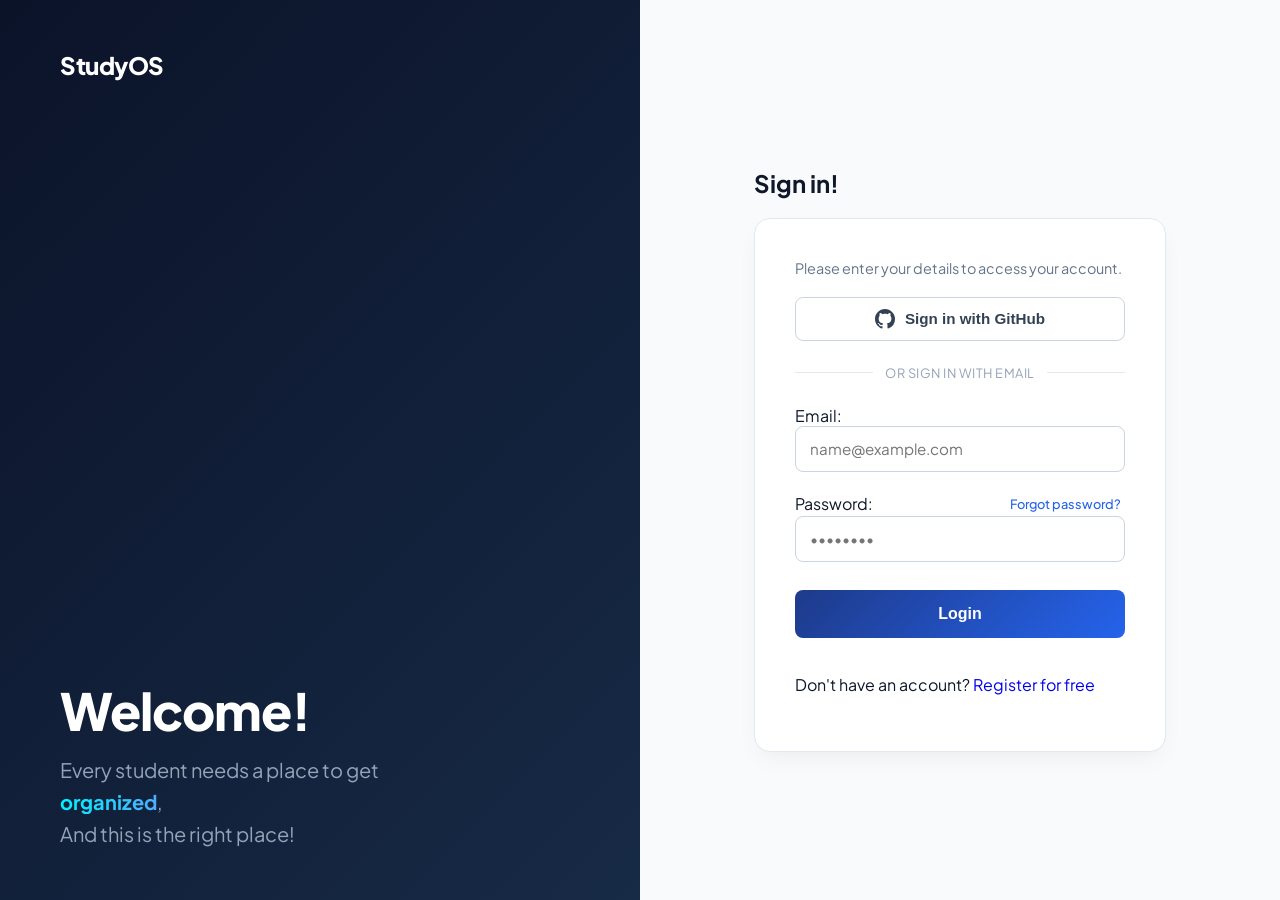
<file: front-end/pages/index.html>
<!DOCTYPE html>
<html lang="pt-BR">
<head>
    <meta charset="UTF-8">
    <meta name="viewport" content="width=device-width, initial-scale=1.0">
    <title>StudyOS</title>
    <link rel="stylesheet" href="../styles/index.css">
    <script src="../js/index.js" defer></script>
    <link href="https://fonts.googleapis.com/css2?family=Poppins:wght@400;500;600;700&display=swap" rel="stylesheet">
    <link rel="preconnect" href="https://fonts.googleapis.com">
    <link rel="preconnect" href="https://fonts.gstatic.com" crossorigin>
    <link href="https://fonts.googleapis.com/css2?family=Plus+Jakarta+Sans:wght@400;600;700;800&display=swap" rel="stylesheet">
</head>
<body>
    <main>
        <div class="esquerda">
            <div class="secao-esquerda">
                
                <div class="logo">
                    <span class="icon-logo">StudyOS</span>
                </div>
                
                <div class="message-principal">
                    <h1>Welcome!</h1>
                    <p>
                        Every student needs a place to get
                        <br><span>organized</span>,
                        <br>And this is the right place!
                    </p>
                </div>

            </div>
        </div>
        
        <div class="direita">
            <div class="secao-direita">
                <h2>Sign in!</h2>
                <form class="form" id="formLogin" novalidate>
                    <div class="form-header">
                        <p>Please enter your details to access your account.</p>
                    </div>

                    <button type="button" class="btn-github">
                        <svg width="20" height="20" viewBox="0 0 24 24" fill="currentColor">
                            <path d="M12 0C5.37 0 0 5.37 0 12c0 5.31 3.435 9.795 8.205 11.385.6.105.825-.255.825-.57 0-.285-.015-1.23-.015-2.235-3.015.555-3.795-.735-4.035-1.41-.135-.345-.72-1.41-1.23-1.695-.42-.225-1.02-.78-.015-.795.945-.015 1.62.87 1.845 1.23 1.08 1.815 2.805 1.305 3.495.99.105-.78.42-1.305.765-1.605-2.67-.3-5.46-1.335-5.46-5.925 0-1.305.465-2.385 1.23-3.225-.12-.3-.54-1.53.12-3.18 0 0 1.005-.315 3.3 1.23.96-.27 1.98-.405 3-.405s2.04.135 3 .405c2.295-1.56 3.3-1.23 3.3-1.23.66 1.65.24 2.88.12 3.18.765.84 1.23 1.905 1.23 3.225 0 4.605-2.805 5.625-5.475 5.925.435.375.81 1.095.81 2.22 0 1.605-.015 2.895-.015 3.3 0 .315.225.69.825.57A12.02 12.02 0 0024 12c0-6.63-5.37-12-12-12z"/>
                        </svg>
                        Sign in with GitHub
                    </button>

                    <div class="divider">
                        <span>or sign in with email</span>
                    </div>

                    <div class="input">
                        <label for="email">Email:</label>
                        <input type="email" id="email" placeholder="name@example.com">
                        <div id="errorEmail" class="hidden"></div>
                    </div>

                    <div class="input">
                        <div class="label-wrapper">
                            <label for="senha">Password:</label>
                            <a href="#" class="link-forgot">Forgot password?</a>
                        </div>
                        
                        <input type="password" id="senha" placeholder="••••••••">
                        <div id="errorPassword" class="hidden"></div>
                    </div>
                    
                    <button type="submit" class="btn-submit">Login</button>
                    
                    <p class="register-text">
                        Don't have an account? <a href="../pages/register.html">Register for free</a>
                    </p>
                </form>
            </div>
        </div>
    </main>
</body>
</html>
</file>
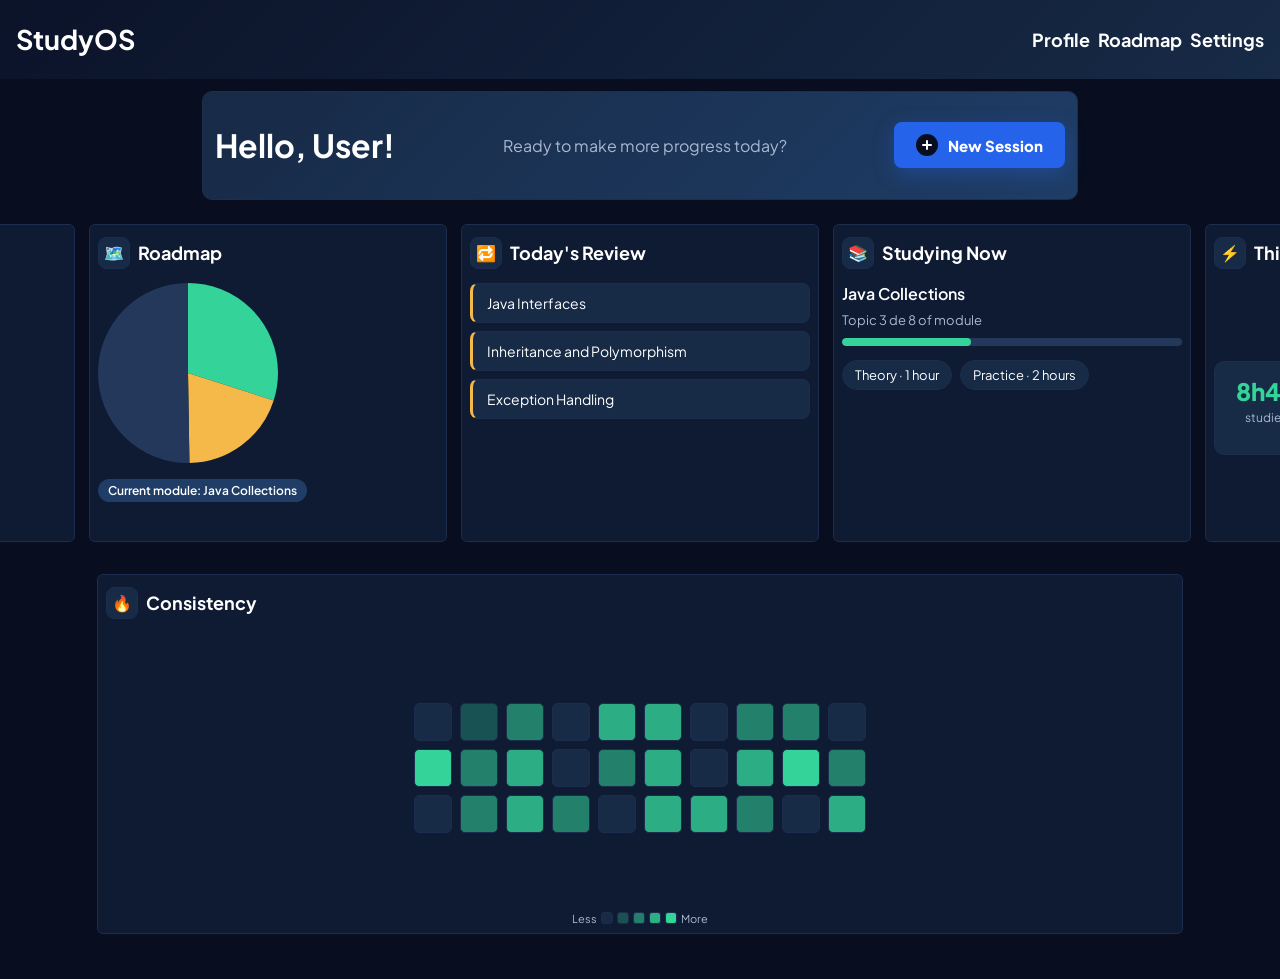
<file: front-end/pages/dashboard.html>
<!DOCTYPE html>
<html lang="pt-BR">
<head>
    <meta charset="UTF-8">
    <meta name="viewport" content="width=device-width, initial-scale=1.0">
    <title>Dashboard</title>
    <link rel="stylesheet" href="../styles/dashboard.css">
    <script src="../js/dashboard.js" defer></script>
    <link href="https://fonts.googleapis.com/css2?family=Poppins:wght@400;500;600;700&display=swap" rel="stylesheet">
    <link rel="preconnect" href="https://fonts.googleapis.com">
    <link rel="preconnect" href="https://fonts.gstatic.com" crossorigin>
    <link href="https://fonts.googleapis.com/css2?family=Plus+Jakarta+Sans:wght@400;600;700;800&display=swap" rel="stylesheet">
</head>
<body>
    <header class="header">
        <div class="logo">
            <h2>StudyOS</h2>
        </div>

        <div class="items">
            <h2><a href="#">Profile</a></h2>
            <h2><a href="#">Roadmap</a></h2>
            <h2><a href="#">Settings</a></h2>
        </div>
    </header>

    <main class="main">

        <div class="greeting">
            <h1>Hello, User!</h1>
            <span><p>Ready to make more progress today?</p></span>
                
            <button class="btn-session" type="button" id="new-session-btn">
                <span class="btn-plus"></span>
                New Session
            </button>
        </div>

        <div class="cards">
            <div class="section">
                <div class="objective">
                    <h2 class="card-title"><span class="icon">🎯</span>Your Objective</h2>
                    <p class="highlight">Development Back-End Java</p>
                    
                    <div class="tags">
                        <span class="tag">Java</span>
                        <span class="tag">Object-Oriented Programming</span>
                    </div>
                    <p class="muted">Weekly Goal: 10h of study</p>
                </div>
            </div>

            <div class="section">
                <div class="roadmap">
                    <h2 class="card-title"><span class="icon">🗺️</span>Roadmap</h2>
                    <svg class="pizza" width="180" height="180" viewBox="0, 0, 100, 100">

                        <g class="slice">
                            <circle cx="50" cy="50" r="25" fill="none" stroke="#34d399" stroke-width="50" stroke-dasharray="47, 157" transform="rotate(-90 50 50)"></circle>
                            <g class="tooltip">
                                <rect x="108" y="21" width="70" height="22" rx="3"></rect>
                                <text class="slice-text" x="114" y="30">
                                    <tspan x="114">30% of Roadmap</tspan>
                                    <tspan x="114" dy="9">completed</tspan>
                                </text>
                            </g>
                        </g>

                        <g class="slice">
                            <circle cx="50" cy="50" r="25" fill="none" stroke="#f5b94a" stroke-width="50" stroke-dasharray="31, 157" stroke-dashoffset="-47" transform="rotate(-90 50 50)"></circle>
                            <g class="tooltip">
                                <rect x="108" y="63" width="70" height="22" rx="3"></rect>
                                <text class="slice-text" x="114" y="72">
                                    <tspan x="114">20% of Roadmap</tspan>
                                    <tspan x="114" dy="9">in progress</tspan>
                                </text>
                            </g>
                        </g>

                        <g class="slice">
                            <circle cx="50" cy="50" r="25" fill="none" stroke="#24385c" stroke-width="50" stroke-dasharray="79, 157" stroke-dashoffset="-78" transform="rotate(-90 50 50)"></circle>
                            <g class="tooltip">
                                <rect x="108" y="39" width="70" height="22" rx="3"></rect>
                                <text class="slice-text" x="114" y="48">
                                    <tspan x="114">50% of Roadmap</tspan>
                                    <tspan x="114" dy="9">not completed</tspan>
                                </text>
                            </g>
                        </g>

                    </svg>
                    <div class="tags">
                        <p class="tag">Current module: Java Collections</p>
                    </div>
                </div>
            </div>

            <div class="section">
                <div class="revisions">
                    <h2 class="card-title"><span class="icon">🔁</span>Today's Review</h2>
                    <ul class="review-list">
                        <li>Java Interfaces</li>
                        <li>Inheritance and Polymorphism</li>
                        <li>Exception Handling</li>
                    </ul>
                </div>
            </div>

            <div class="section">
                <div class="studying-now">
                    <h2 class="card-title"><span class="icon">📚</span>Studying Now</h2>
                    <p class="highlight">Java Collections</p>
                    <p class="muted">Topic 3 de 8 of module</p>
                    
                    <div class="progress"><div class="progress-fill"></div></div>
                        <div class="chips">
                            <span class="chip">Theory · 1 hour</span>
                            <span class="chip">Practice · 2 hours</span>
                        </div>
                </div>
            </div>
                
            <div class="section">
                
                <div class="week">
                    <h2 class="card-title"><span class="icon">⚡</span>This Week</h2>
                    
                    <div class="stats">
                        <div class="stat green"><strong>8h40</strong><span>studied</span></div>
                        <div class="stat amber"><strong>6</strong><span>sessions</span></div>
                        <div class="stat blue"><strong>3</strong><span>completed topics</span></div>
                    
                    </div>
                
                </div>
    
            </div>

        </div>

        <div class="section section-wide">
                <div class="consistency">
                    <h2 class="card-title"><span class="icon">🔥</span>Consistency</h2>

                    <div class="heatmap" id="heatmap"></div>

                    <div class="legend">
                        <span>Less</span>
                        <span class="cell level-0"></span>
                        <span class="cell level-1"></span>
                        <span class="cell level-2"></span>
                        <span class="cell level-3"></span>
                        <span class="cell level-4"></span>
                        <span>More</span>
                    </div>
                </div>
            </div>
    

    </main>

</body>
</html>
</file>
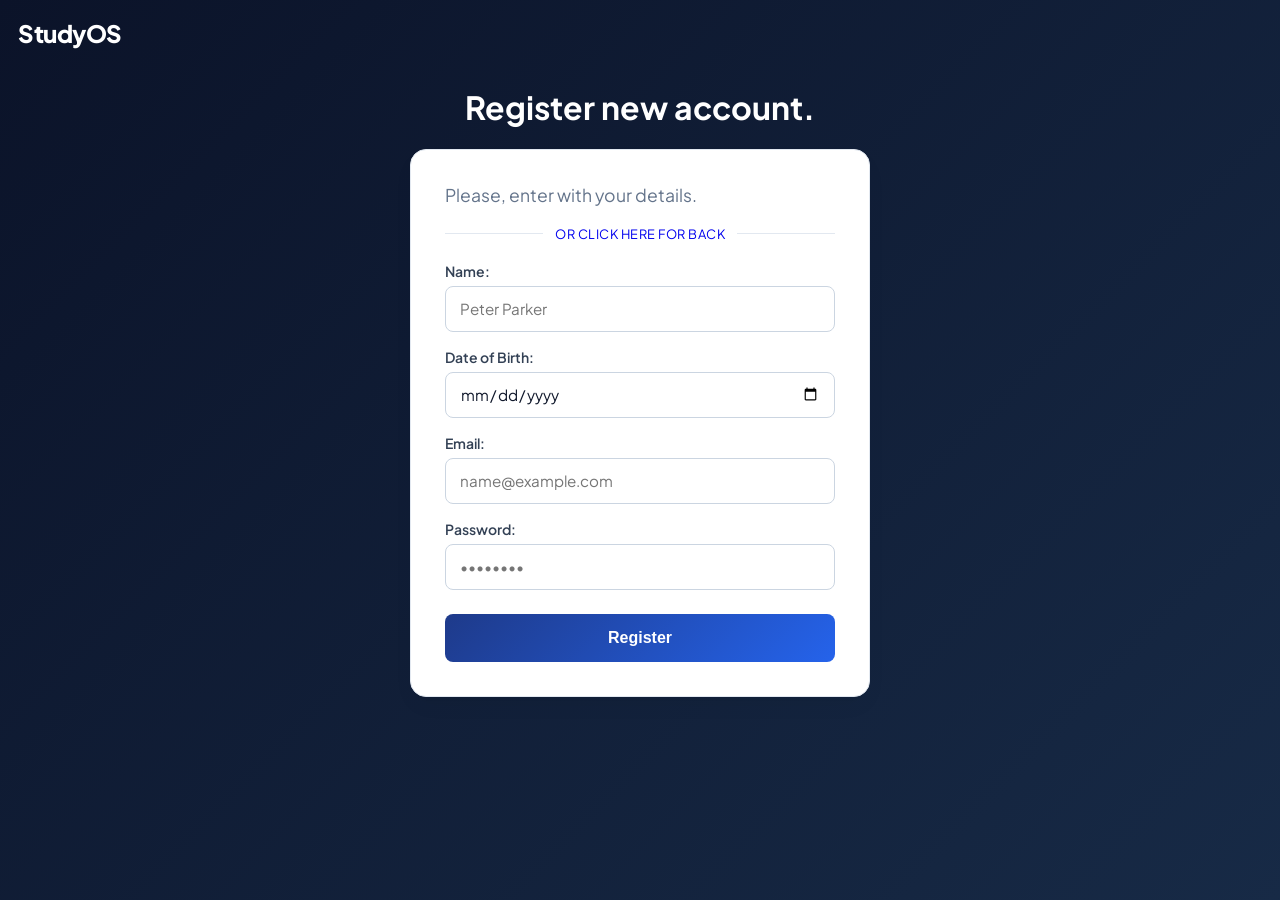
<file: front-end/pages/register.html>
<!DOCTYPE html>
<html lang="pt-BR">
<head>
    <meta charset="UTF-8">
    <meta name="viewport" content="width=device-width, initial-scale=1.0">
    <title>StudyOS</title>
    <link rel="stylesheet" href="../styles/register.css">
    <script src="../js/register.js" defer></script>
    <link href="https://fonts.googleapis.com/css2?family=Poppins:wght@400;500;600;700&display=swap" rel="stylesheet">
    <link rel="preconnect" href="https://fonts.googleapis.com">
    <link rel="preconnect" href="https://fonts.gstatic.com" crossorigin>
    <link href="https://fonts.googleapis.com/css2?family=Plus+Jakarta+Sans:wght@400;600;700;800&display=swap" rel="stylesheet">
</head>
<body>
    <main>
        <div class="fundo">
            <div class="logo">
                <span class="icon-logo">StudyOS</span>
            </div>

            <div class="secao-formulario">
                <h1>Register new account.</h1>
                <form class="formulario" id="formRegister" novalidate>
                    <div class="form-header">
                        <p>Please, enter with your details.</p>
                    </div>

                    <div class="divider"><span><a href="../pages/index.html">or click here for back</a></span></div>

                    <div class="input">
                        <label for="name">Name:</label>
                        <input type="text" id="name" placeholder="Peter Parker">
                        <div class="hidden" id="errorName"></div>
                    </div>

                    <div class="input">
                        <label for="dateBirth">Date of Birth:</label>
                        <input type="date" id="dateBirth">
                        <div class="hidden" id="errorDateBirth"></div>
                    </div>
                    
                    <div class="input">
                        <label for="email">Email:</label>
                        <input type="email" id="email" placeholder="name@example.com">
                        <div class="hidden" id="errorEmail"></div>
                    </div>

                    <div class="input">
                        <label for="password">Password:</label>
                        <input type="password" id="password" placeholder="••••••••">
                        <div class="hidden" id="errorPassword"></div>
                    </div>

                    <button type="submit" class="btn-submit" id="btn-submit">Register</button>
                    <div id="success" class="hidden"></div>

                </form>
            </div>
        </div>
        
    </main>
</body>
</html>
</file>
<file: front-end/styles/index.css>
body {
    margin: 0;
    padding: 0;
    color: #ffffff;
    font-family: 'Plus Jakarta Sans', sans-serif;
}

main {
    display: flex;
    flex-direction: row;

}

.esquerda {
    display: flex;
    flex-direction: column;
    flex: 1;
    width: 50vw;
    min-height: 100vh;
    
    background: linear-gradient(135deg, #0b1329 0%, #172a46 100%);
}

.secao-esquerda {
    display: flex;
    flex-direction: column;
    justify-content: space-between;
    align-items: flex-start;
    
    width: 100%;
    height: 100%;
    min-height: 100vh;
    padding: 50px 60px;
    box-sizing: border-box;

}

.logo {
    font-size: 1.5rem;
    font-weight: 800;
    letter-spacing: -0.5px;
    color: #ffffff;
}

.message-principal h1 {
    font-size: 3.2rem;
    font-weight: 800;
    margin: 0 0 16px 0;
    line-height: 1.1;
    letter-spacing: -1px;
}

.message-principal p {
    font-size: 1.25rem;
    color: #94a3b8;
    line-height: 1.6;
    margin: 0;
}

.secao-esquerda p span {
    background: linear-gradient(90deg, #00f2fe 0%, #4facfe 100%);
    -webkit-background-clip: text;
    background-clip: text;
    -webkit-text-fill-color: transparent;
    font-weight: 700;
}


.direita {
    display: flex;
    align-items: center;
    justify-content: center;
    flex: 1;

    width: 50vw;
    min-height: 100vh;

    background-color: #f8fafc;
    color: #0f172a;
}

.secao-direita {
    width: 100%;
    max-width: 460px; 
    padding: 24px;
    box-sizing: border-box;
}

.form {
    display: flex;
    flex-direction: column;
    background-color: #ffffff;
    border-radius: 16px;
    padding: 40px;
    gap: 20px;
    border: 1px solid #e2e8f0;
    box-shadow: 0 10px 25px -5px rgba(0, 0, 0, 0.05), 0 8px 10px -6px rgba(0, 0, 0, 0.01);
}

.form-header h2 {
    font-size: 1.75rem;
    font-weight: 700;
    color: #0f172a;
    margin: 0 0 6px 0;
}

.form-header p {
    font-size: 0.9rem;
    color: #64748b;
    margin: 0;
}

.btn-github {
    display: flex;
    align-items: center;
    justify-content: center;
    gap: 10px;
    width: 100%;
    height: 44px;
    background-color: #ffffff;
    border: 1px solid #cbd5e1;
    border-radius: 8px;
    font-size: 0.95rem;
    font-weight: 600;
    color: #334155;
    cursor: pointer;
    transition: all 0.2s ease;
}

.btn-github:hover {
    background-color: #f1f5f9;
    border-color: #94a3b8;
}

.divider {
    display: flex;
    align-items: center;
    text-align: center;
    margin: 4px 0;
}

.divider::before,
.divider::after {
    content: '';
    flex: 1;
    border-bottom: 1px solid #e2e8f0;
}

.divider span {
    padding: 0 12px;
    font-size: 0.8rem;
    color: #94a3b8;
    text-transform: uppercase;
    letter-spacing: 0.5px;
}

.label-wrapper {
    display: flex;
    justify-content: space-between;
    align-items: center;
}

.label-wrapper a {
    padding: 4px;
}

.link-forgot {
    font-size: 0.8rem;
    color: #2563eb;
    text-decoration: none;
    font-weight: 500;
}

.link-forgot:hover {
    text-decoration: underline;
}

#email, #senha {
    width: 100%;
    height: 46px;
    padding: 0 14px;
    border: 1px solid #cbd5e1;
    border-radius: 8px;
    font-size: 0.95rem;
    font-family: inherit;
    color: #0f172a;
    background-color: #ffffff;
    box-sizing: border-box;
    outline: none;
    transition: border-color 0.2s ease, box-shadow 0.2s ease;
}

#email:focus, #senha:focus {
    border-color: #2563eb;
    box-shadow: 0 0 0 3px rgba(37, 99, 235, 0.15);
}

.btn-submit {
    width: 100%;
    height: 48px;
    background: linear-gradient(135deg, #1e3a8a 0%, #2563eb 100%);
    color: #ffffff;
    border: none;
    border-radius: 8px;
    font-size: 1rem;
    font-weight: 600;
    cursor: pointer;
    margin-top: 8px;
    transition: transform 0.2s ease, box-shadow 0.2s ease, filter 0.2s ease;
}

.btn-submit:hover {
    transform: translateY(-1px);
    box-shadow: 0 4px 12px rgba(37, 99, 235, 0.25);
    filter: brightness(105%);
}

.btn-submit:active {
    transform: translateY(0);
}

.signup-text {
    text-align: center;
    font-size: 0.875rem;
    color: #64748b;
    margin: 4px 0 0 0;
}

.signup-text a {
    color: #2563eb;
    font-weight: 600;
    text-decoration: none;
}

.signup-text a:hover {
    text-decoration: underline;
}

a {
    text-decoration: none;
}

a:hover {
    text-decoration: underline;
}

.hidden {
    display: none;
}

#errorEmail {
    background-color: #fee2e2;
    border: 1px solid #fca5a5; 
    color: #991b1b;
    padding: 12px 16px; 
    border-radius: 6px;
    font-size: 14px;
    margin-top: 8px;
}

#errorPassword {
    background-color: #fee2e2;
    border: 1px solid #fca5a5;
    color: #991b1b;
    padding: 12px 16px; 
    border-radius: 6px;
    font-size: 14px;
    margin-top: 8px;
}
</file>
<file: front-end/styles/dashboard.css>
body {
    margin: 0;
    padding: 0;
    color: #ffffff;
    font-family: 'Plus Jakarta Sans', sans-serif;
}

.header {
    display: flex;
    flex-direction: row;
    justify-content: space-between;

    background: linear-gradient(135deg, #0b1329 0%, #172a46 100%);
}

.logo {
    font-size: 18px;

    margin-left: 16px;
}

.items {
    display: flex;
    flex-direction: row;
    align-items: center;

    gap: 8px;
    
    margin-right: 16px;

    font-size: 12px;

}

.items a {
    display: inline-block;

    color: #ffffff;
    text-decoration: none;

    transition: transform 0.2s ease, box-shadow 0.2s ease, filter 0.2s ease;
}

.items a:hover {
    color: #2563eb;

    transform: translateY(-1px);
}

.main {
    display: flex;
    flex-direction: column;
    align-items: center;
    justify-content: flex-start;

    gap: 8px;

    background-color: #080e1f;

    min-height: 100vh;
}

.greeting {
    display: flex;
    flex-direction: row;
    align-items: center;
    justify-content: space-between;

    background: linear-gradient(135deg, #172a46 0%, #1f3d66 100%);

    margin-top: 12px;
    margin-bottom: 16px;
    padding: 12px;
    
    width: 850px;

    border: 1px solid #1c2d4d;
    border-radius: 10px;

}

.greeting span {
    color: #a9b8d0;
}

.btn-session {
    display: flex;
    align-items: center;
    justify-content: center;
    gap: 10px;

    padding: 12px 22px;

    background-color: #2563eb;
    color: #ffffff;

    border: none;
    border-radius: 8px;

    font-family: inherit;
    font-size: 15px;
    font-weight: 800;

    cursor: pointer;

    box-shadow: 0 6px 20px rgba(37, 99, 235, 0.35);

    transition: transform 0.2s ease, box-shadow 0.2s ease;
}

.btn-session:hover {
    transform: translateY(-2px);
    box-shadow: 0 10px 26px rgba(37, 99, 235, 0.5);
}

.btn-session:active {
    transform: translateY(0);
}

.btn-plus {
    position: relative;

    width: 22px;
    height: 22px;

    background-color: #080e1f;
    border-radius: 50%;
}

.btn-plus::before,
.btn-plus::after {
    content: "";

    position: absolute;
    top: 50%;
    left: 50%;

    width: 10px;
    height: 2px;

    background-color: #ffffff;
    border-radius: 2px;

    transform: translate(-50%, -50%);
}

.btn-plus::after {
    transform: translate(-50%, -50%) rotate(90deg);
}

.cards {
    display: flex;
    flex-direction: row;

    gap: 14px;
}

.section {
    display: flex;
    flex-direction: column;
    align-items: flex-start;
    justify-content: flex-start;


    background-color: #0f1a33;

    padding: 8px;

    border: 1px solid #1c2d4d;
    border-radius: 6px;

    width: 340px;
    height: 300px;

    transition: transform 0.2s ease, box-shadow 0.2s ease, filter 0.2s ease;
}

.section:hover {
    transform: translateY(-2px);
}

.section-wide {
    box-sizing: border-box;

    width: calc(100% - 194px);
    height: 360px;

    margin: 24px 0;
}

.pizza {
    overflow: visible;
}

.slice {
    transition: transform 0.2s ease, filter 0.2s ease;
    cursor: pointer;
}

.slice:hover {
    transform: translateY(-4px);
}

.slice-text {
    fill: #ffffff;
    font-size: 7px;
}

.tooltip {
    opacity: 0;
    pointer-events: none;
    transition: opacity 0.2s;
}

.tooltip rect {
    fill: #172a46;
    stroke: #1c2d4d;
    stroke-width: 0.5;
}

.slice:hover .tooltip {
    opacity: 1;
}

/* Faz o conteúdo ocupar a largura do card */
.objective, .revisions, .studying-now, .week {
    width: 100%;
}

.card-title {
    display: flex;
    align-items: center;
    gap: 8px;

    margin: 4px 0 14px 0;

    font-size: 18px;
    font-weight: 700;
}

.icon {
    display: inline-flex;
    align-items: center;
    justify-content: center;

    width: 30px;
    height: 30px;

    background-color: #172a46;
    border: 1px solid #1c2d4d;
    border-radius: 8px;

    font-size: 16px;
}

.highlight {
    margin: 0 0 8px 0;

    font-size: 16px;
    font-weight: 600;
}

.muted {
    margin: 8px 0 0 0;

    color: #a9b8d0;
    font-size: 13px;
}

/* Etiquetas do objetivo */
.tags {
    display: flex;
    flex-wrap: wrap;
    gap: 6px;
}

.tag {
    padding: 4px 10px;

    background-color: #1f3d66;
    border-radius: 999px;

    font-size: 12px;
    font-weight: 600;
}

/* Lista de revisões */
.review-list {
    display: flex;
    flex-direction: column;
    gap: 8px;

    margin: 0;
    padding: 0;

    list-style: none;
}

.review-list li {
    padding: 10px 12px 10px 14px;

    background-color: #172a46;
    border: 1px solid #1c2d4d;
    border-left: 3px solid #f5b94a;
    border-radius: 8px;

    font-size: 14px;

    transition: transform 0.2s ease;
}

.review-list li:hover {
    transform: translateX(4px);
}

/* Barra de progresso */
.progress {
    height: 8px;

    margin: 10px 0 14px 0;

    background-color: #24385c;
    border-radius: 999px;

    overflow: hidden;
}

.progress-fill {
    width: 38%; /* 3 de 8 tópicos */
    height: 100%;

    background-color: #34d399;
    border-radius: 999px;
}

.chips {
    display: flex;
    flex-wrap: wrap;
    gap: 8px;
}

.chip {
    padding: 6px 12px;

    background-color: #172a46;
    border: 1px solid #1c2d4d;
    border-radius: 999px;

    font-size: 13px;
}

/* Estatísticas da semana */
.stats {
    display: grid;
    grid-template-columns: repeat(3, 1fr);
    gap: 10px;
}

.stat {
    display: flex;
    flex-direction: column;
    gap: 4px;

    padding: 14px 10px;

    background-color: #172a46;
    border: 1px solid #1c2d4d;
    border-radius: 10px;

    text-align: center;
}

.stat strong {
    font-size: 24px;
    font-weight: 800;
}

.stat span {
    color: #a9b8d0;
    font-size: 12px;
}

.stat.green strong { color: #34d399; }
.stat.amber strong { color: #f5b94a; }
.stat.blue strong  { color: #2563eb; }

.consistency, .week {
    display: flex;
    flex-direction: column;

    width: 100%;
    height: 100%;
}

.stats {
    margin: auto 0;
}

.heatmap {
    display: grid;
    grid-template-columns: repeat(10, 38px);
    grid-auto-rows: 38px;

    gap: 8px;

    margin: auto;
}

.cell {
    box-sizing: border-box;

    border: 1px solid #1c2d4d;
    border-radius: 5px;
}

.heatmap .cell {
    cursor: pointer;

    transition: transform 0.2s ease;
}

.heatmap .cell:hover {
    transform: scale(1.15);
}

.level-0 { background-color: #172a46; }
.level-1 { background-color: rgba(52, 211, 153, 0.3); }
.level-2 { background-color: rgba(52, 211, 153, 0.55); }
.level-3 { background-color: rgba(52, 211, 153, 0.8); }
.level-4 { background-color: #34d399; }

/* Legenda "Less ... More" */
.legend {
    display: flex;
    align-items: center;
    justify-content: center;
    gap: 4px;

    margin-top: 8px;

    color: #a9b8d0;
    font-size: 11px;
}

.legend .cell {
    width: 12px;
    height: 12px;

    border-radius: 3px;
}
</file>
<file: front-end/styles/register.css>
body {
    margin: 0;
    padding: 0;
    color: #ffffff;
    font-family: 'Plus Jakarta Sans', sans-serif;
}

.fundo {
    background: linear-gradient(135deg, #0b1329 0%, #172a46 100%);

    width: 100vw;
    min-height: 100vh;
}

.logo {
    font-size: 1.5rem;
    font-weight: 800;
    letter-spacing: -0.5px;
    color: #ffffff;

    padding: 18px;
}

.secao-formulario {
    display: flex;
    flex-direction: column;
    align-items: center;
    justify-content: center;
    
}

.formulario {
    display: flex;
    flex-direction: column;

    background-color: #ffffff;

    border: 1px solid #e2e8f0;
    border-radius: 16px;

    padding: 34px;
    gap: 16px;

    box-shadow: 0 10px 25px -5px rgba(0, 0, 0, 0.05), 0 8px 10px -6px rgba(0, 0, 0, 0.01);

    width: 100%;
    max-width: 460px; 
    box-sizing: border-box;
}


.form-header p {
    font-size: 1.1rem;
    color: #64748b;
    margin: 0;
}

.divider {
    display: flex;
    align-items: center;
    text-align: center;
    margin: 4px 0;
}

.divider::before,
.divider::after {
    content: '';
    flex: 1;
    border-bottom: 1px solid #e2e8f0;
}

.divider span {
    padding: 0 12px;
    font-size: 0.8rem;
    color: #94a3b8;
    text-transform: uppercase;
    letter-spacing: 0.5px;
}

a {
    text-decoration: none;
}

.input {
    display: flex;
    flex-direction: column;

    gap: 6px;

    color: #334155;

    font-size: 0.875rem;
    font-weight: 600;
}

#email, #password, #name, #dateBirth{
    width: 100%;
    height: 46px;
    padding: 0 14px;
    border: 1px solid #cbd5e1;
    border-radius: 8px;
    font-size: 0.95rem;
    font-family: inherit;
    color: #0f172a;
    background-color: #ffffff;
    box-sizing: border-box;
    outline: none;
    transition: border-color 0.2s ease, box-shadow 0.2s ease;
}

#email:focus, #password:focus, #name:focus, #dateBirth:focus {
    border-color: #2563eb;
    box-shadow: 0 0 0 3px rgba(37, 99, 235, 0.15);
}

.btn-submit {
    width: 100%;
    height: 48px;
    background: linear-gradient(135deg, #1e3a8a 0%, #2563eb 100%);
    color: #ffffff;
    border: none;
    border-radius: 8px;
    font-size: 1rem;
    font-weight: 600;
    cursor: pointer;
    margin-top: 8px;
    transition: transform 0.2s ease, box-shadow 0.2s ease, filter 0.2s ease;
}

.btn-submit:hover {
    transform: translateY(-1px);
    box-shadow: 0 4px 12px rgba(37, 99, 235, 0.25);
    filter: brightness(105%);
}

.btn-submit:active {
    transform: translateY(0);
}

.btn-submit:disabled {
    cursor: not-allowed;
}

.hidden {
    display: none;
}

#errorName {
    background-color: #fee2e2;
    border: 1px solid #fca5a5;
    color: #991b1b;
    padding: 12px 16px; 
    border-radius: 6px;
    font-size: 14px;
    margin-top: 8px;
}

#errorDateBirth {
    background-color: #fee2e2;
    border: 1px solid #fca5a5;
    color: #991b1b;
    padding: 12px 16px; 
    border-radius: 6px;
    font-size: 14px;
    margin-top: 8px;
}

#errorEmail {
    background-color: #fee2e2;
    border: 1px solid #fca5a5;
    color: #991b1b;
    padding: 12px 16px; 
    border-radius: 6px;
    font-size: 14px;
    margin-top: 8px;
}

#errorPassword {
    background-color: #fee2e2;
    border: 1px solid #fca5a5;
    color: #991b1b;
    padding: 12px 16px; 
    border-radius: 6px;
    font-size: 14px;
    margin-top: 8px;
}

#success {
    background-color: #7EC98E;

    padding: 12px 16px;
    
    border: 1px solid #3FA34D;
    border-radius: 6px;

    color: #032615;

    font-size: 14px;

    margin-top: 8px;
}
</file>
